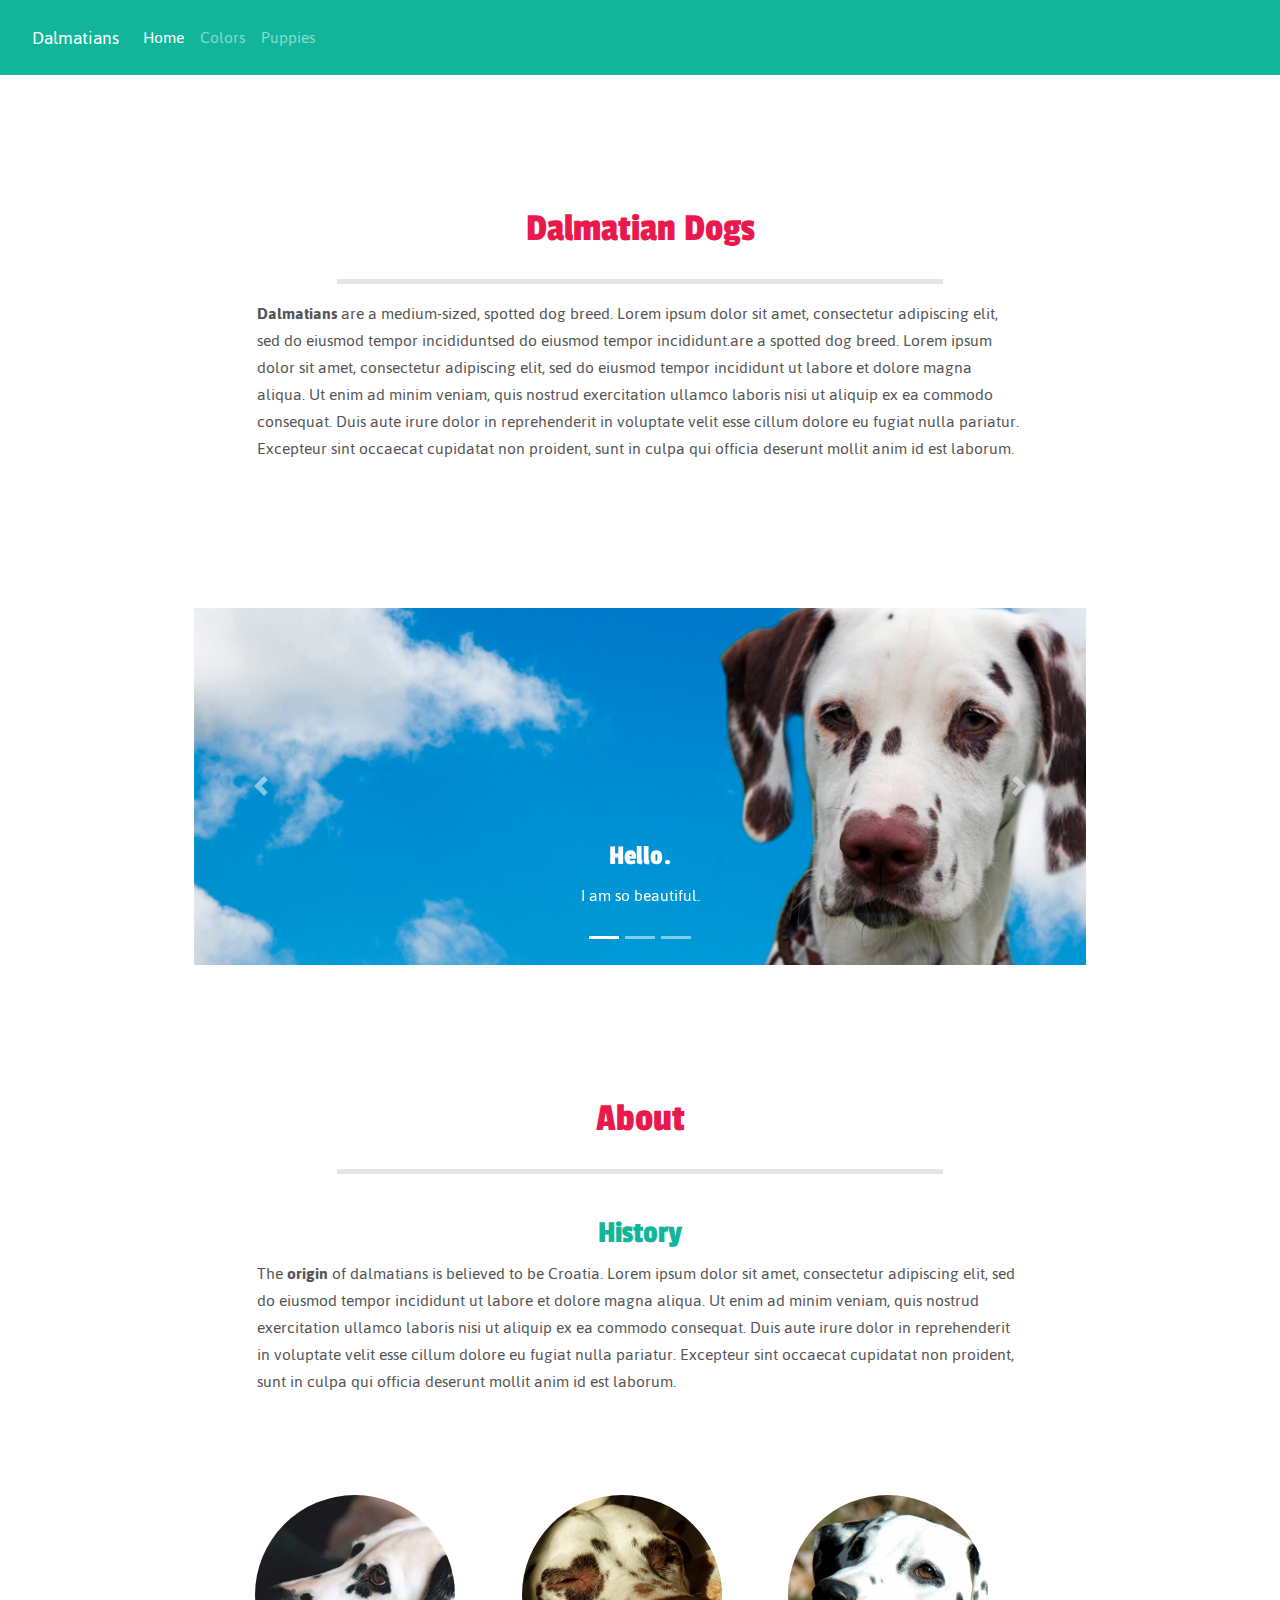
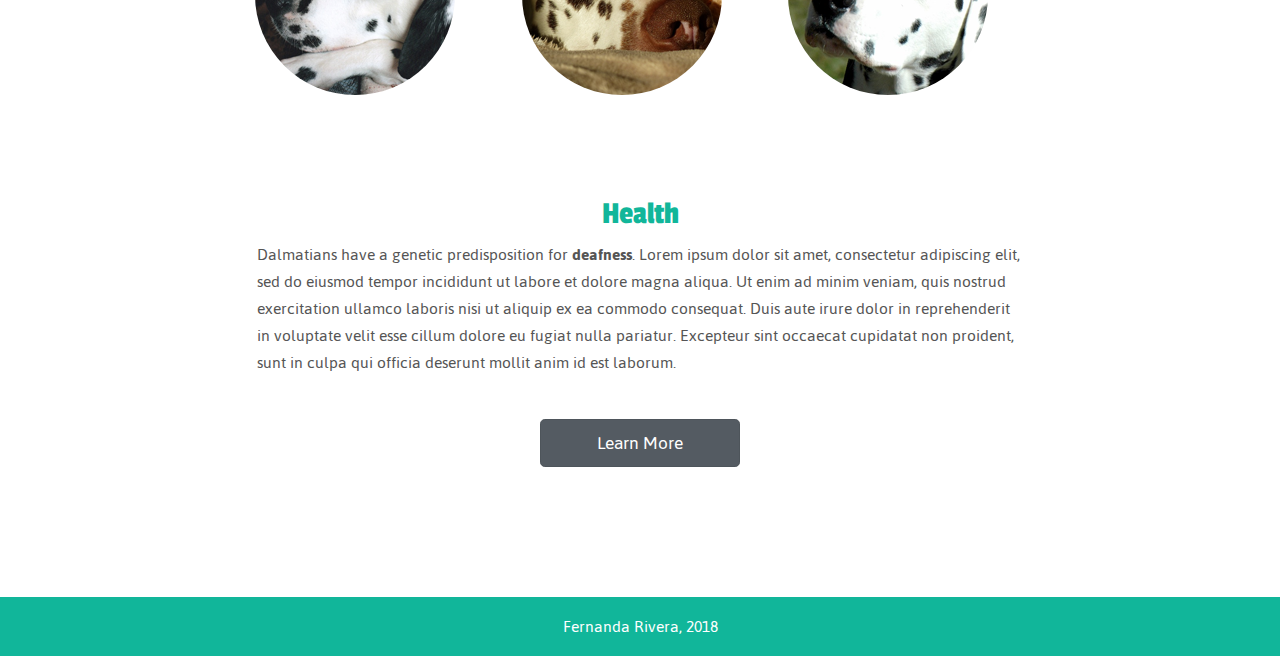
<file: public/index.html>
<!DOCTYPE html>
<html lang="en">
<head>
    <meta charset="UTF-8">
    <meta name="viewport" content="width=device-width, initial-scale=1.0">
    <meta http-equiv="X-UA-Compatible" content="ie=edge">
    <title>Parcial 1: Home</title>

    <link rel="stylesheet" href="https://maxcdn.bootstrapcdn.com/bootstrap/4.0.0/css/bootstrap.min.css" integrity="sha384-Gn5384xqQ1aoWXA+058RXPxPg6fy4IWvTNh0E263XmFcJlSAwiGgFAW/dAiS6JXm" crossorigin="anonymous">
    <link rel="stylesheet" href="css/estilos.css">
</head>

<body>
<!-- BARRA DE NAVEGACION -->

    <nav class="navbar navbar-dark" style="background-color: #11b69a;">
        <nav class="navbar navbar-expand-lg">
                <a class="navbar-brand" href="index.html">Dalmatians</a>
                <button class="navbar-toggler" type="button" data-toggle="collapse" data-target="#navbarNav" aria-controls="navbarNav" aria-expanded="false" aria-label="Toggle navigation">
                  <span class="navbar-toggler-icon"></span>
                </button>
                <div class="collapse navbar-collapse" id="navbarNav">
                  <ul class="navbar-nav">
                    <li class="nav-item active">
                      <a class="nav-link" href="index.html">Home <span class="sr-only">(current)</span></a>
                    </li>
                    <li class="nav-item">
                      <a class="nav-link" href="colors.html">Colors</a>
                    </li>
                    <li class="nav-item">
                      <a class="nav-link" href="puppies.html">Puppies</a>
                    </li>
                  </ul>
                </div>
        </nav>
    </nav>


    <div class="container white">
      <header>
          <h1 class="titulo">Dalmatian Dogs</h1>
          <hr>
          <p class="cuerpotxt"><strong>Dalmatians</strong> are a medium-sized, spotted dog breed. Lorem ipsum dolor sit amet, consectetur adipiscing elit, sed do eiusmod tempor incididuntsed do eiusmod tempor incididunt.are a spotted dog breed. Lorem ipsum dolor sit amet, consectetur adipiscing elit, sed do eiusmod tempor incididunt ut labore et dolore magna aliqua. Ut enim ad minim veniam, quis nostrud exercitation ullamco laboris nisi ut aliquip ex ea commodo consequat. Duis aute irure dolor in reprehenderit in voluptate velit esse cillum dolore eu fugiat nulla pariatur. Excepteur sint occaecat cupidatat non proident, sunt in culpa qui officia deserunt mollit anim id est laborum.</p>
      </header>
    </div>

    <!-- CAROUSEL -->

    <div class="container car">
      <div id="carouselExampleIndicators" class="carousel slide" data-ride="carousel">
        <ol class="carousel-indicators">
          <li data-target="#carouselExampleIndicators" data-slide-to="0" class="active"></li>
          <li data-target="#carouselExampleIndicators" data-slide-to="1"></li>
          <li data-target="#carouselExampleIndicators" data-slide-to="2"></li>
        </ol>
      <div class="carousel-inner">
        <div class="carousel-item active">
          <img class="d-block w-100" src="./images/dal1.png" alt="A brown spotted dalmatian.">
          <div class="carousel-caption d-none d-md-block">
              <h3>Hello.</h3>
              <p>I am so beautiful.</p>
          </div>
        </div>
        <div class="carousel-item">
          <img class="d-block w-100" src="./images/dal2.png" alt="A very focused dalmatian.">
          <div class="carousel-caption d-none d-md-block">
              <h3>Some very good dogs.</h3>
              <p>The very best of them all.</p>
          </div>
        </div>
        <div class="carousel-item">
          <img class="d-block w-100" src="./images/dal4.png" alt="Cute dalmatian on a walk.">
          <div class="carousel-caption d-none d-md-block">
              <h3>Majestic.</h3>
               <p>Wow.</p>
           </div>
        </div>
      </div>
      <a class="carousel-control-prev" href="#carouselExampleIndicators" role="button" data-slide="prev">
        <span class="carousel-control-prev-icon" aria-hidden="true"></span>
        <span class="sr-only">Previous</span>
      </a>
      <a class="carousel-control-next" href="#carouselExampleIndicators" role="button" data-slide="next">
        <span class="carousel-control-next-icon" aria-hidden="true"></span>
        <span class="sr-only">Next</span>
      </a>
      </div>
    </div>



    <div class="container white">
        <h1 class="titulo">About</h1>
        <hr>

        <h2 class="subtitulo">History</h2>
        <p class="cuerpotxt">The <strong>origin</strong> of dalmatians is believed to be Croatia. 
            Lorem ipsum dolor sit amet, consectetur adipiscing elit, sed do eiusmod tempor incididunt ut labore et dolore magna aliqua. Ut enim ad minim veniam, quis nostrud exercitation ullamco laboris nisi ut aliquip ex ea commodo consequat. Duis aute irure dolor in reprehenderit in voluptate velit esse cillum dolore eu fugiat nulla pariatur. Excepteur sint occaecat cupidatat non proident, sunt in culpa qui officia deserunt mollit anim id est laborum.
        </p>

        <div class="container fotitos mx-auto">
            <div class="row">
                <div class="col">
                    <img class="circle img-fluid" src="./images/cir1.png" alt="Cute dalmatian puppy."> 
                </div>
                
                <div class="col">
                    <img class="circle img-fluid" src="./images/cir2.png" alt="Cute dalmatian puppy.">  
                </div>
        
                <div class="col">
                    <img class="circle img-fluid" src="./images/cir3.png" alt="Cute dalmatian puppy.">
                </div>
            </div>
        </div>
  
        <h2 class="subtitulo">Health</h2>
        <p class="cuerpotxt">Dalmatians have a genetic predisposition for <strong>deafness</strong>. 
            Lorem ipsum dolor sit amet, consectetur adipiscing elit, sed do eiusmod tempor incididunt ut labore et dolore magna aliqua. Ut enim ad minim veniam, quis nostrud exercitation ullamco laboris nisi ut aliquip ex ea commodo consequat. Duis aute irure dolor in reprehenderit in voluptate velit esse cillum dolore eu fugiat nulla pariatur. Excepteur sint occaecat cupidatat non proident, sunt in culpa qui officia deserunt mollit anim id est laborum.
        </p>
        <br>

        <a target="_blank" href="https://en.wikipedia.org/wiki/Dalmatian_dog" class="btn btn-secondary btn-lg active boton mx-auto" role="button" aria-pressed="true">Learn More</a>
        
        
    </div>


 <!-- PIE DE PAGINA -->

    <div class="container-fluid text-white mt-3 footer">
        <div class="container">
            <div class="row">
                <div class="col text-center pt-3">
                    <p>Fernanda Rivera, 2018</p>
                </div>
            </div>
        </div>
    </div>

<!-- JavaScript for Bootstrap -->
    <script src="https://code.jquery.com/jquery-3.2.1.slim.min.js" integrity="sha384-KJ3o2DKtIkvYIK3UENzmM7KCkRr/rE9/Qpg6aAZGJwFDMVNA/GpGFF93hXpG5KkN" crossorigin="anonymous"></script>
    <script src="https://cdnjs.cloudflare.com/ajax/libs/popper.js/1.12.9/umd/popper.min.js" integrity="sha384-ApNbgh9B+Y1QKtv3Rn7W3mgPxhU9K/ScQsAP7hUibX39j7fakFPskvXusvfa0b4Q" crossorigin="anonymous"></script>
    <script src="https://maxcdn.bootstrapcdn.com/bootstrap/4.0.0/js/bootstrap.min.js" integrity="sha384-JZR6Spejh4U02d8jOt6vLEHfe/JQGiRRSQQxSfFWpi1MquVdAyjUar5+76PVCmYl" crossorigin="anonymous"></script>

</body>
</html>
</file>
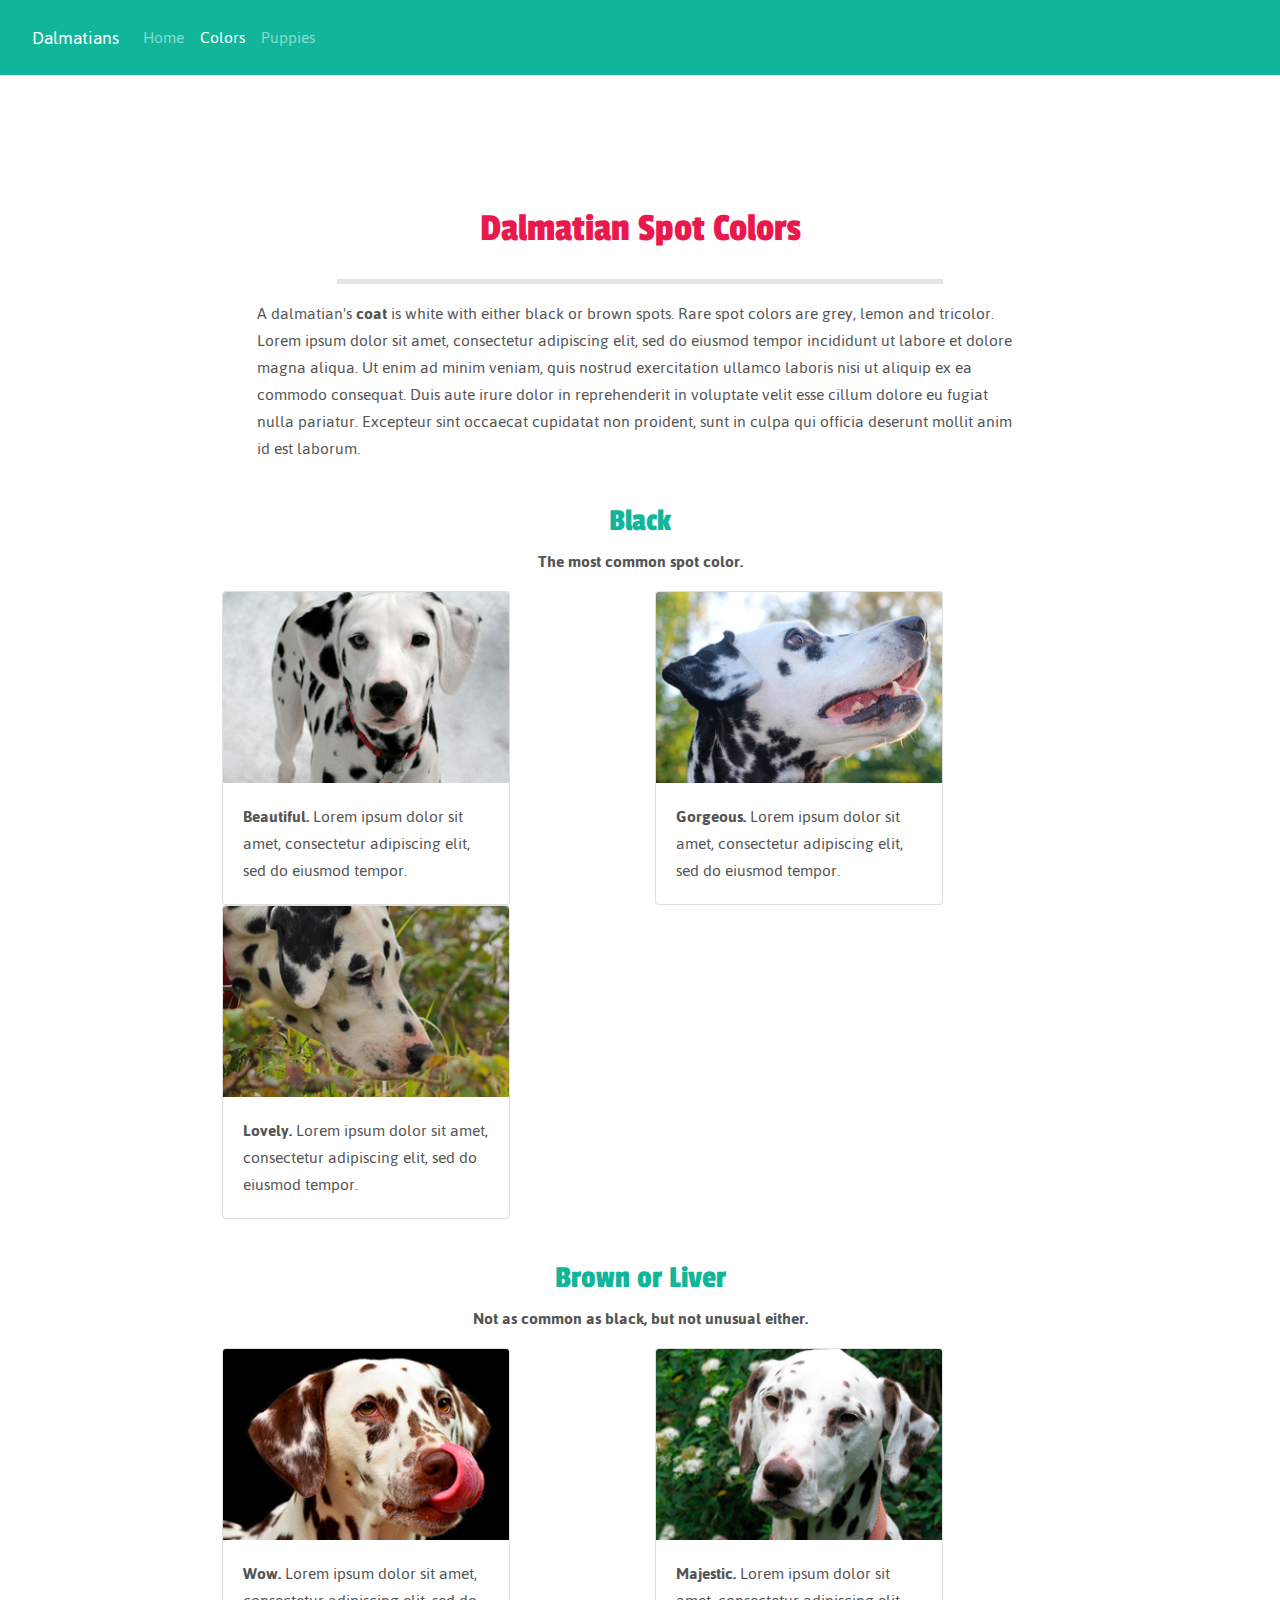
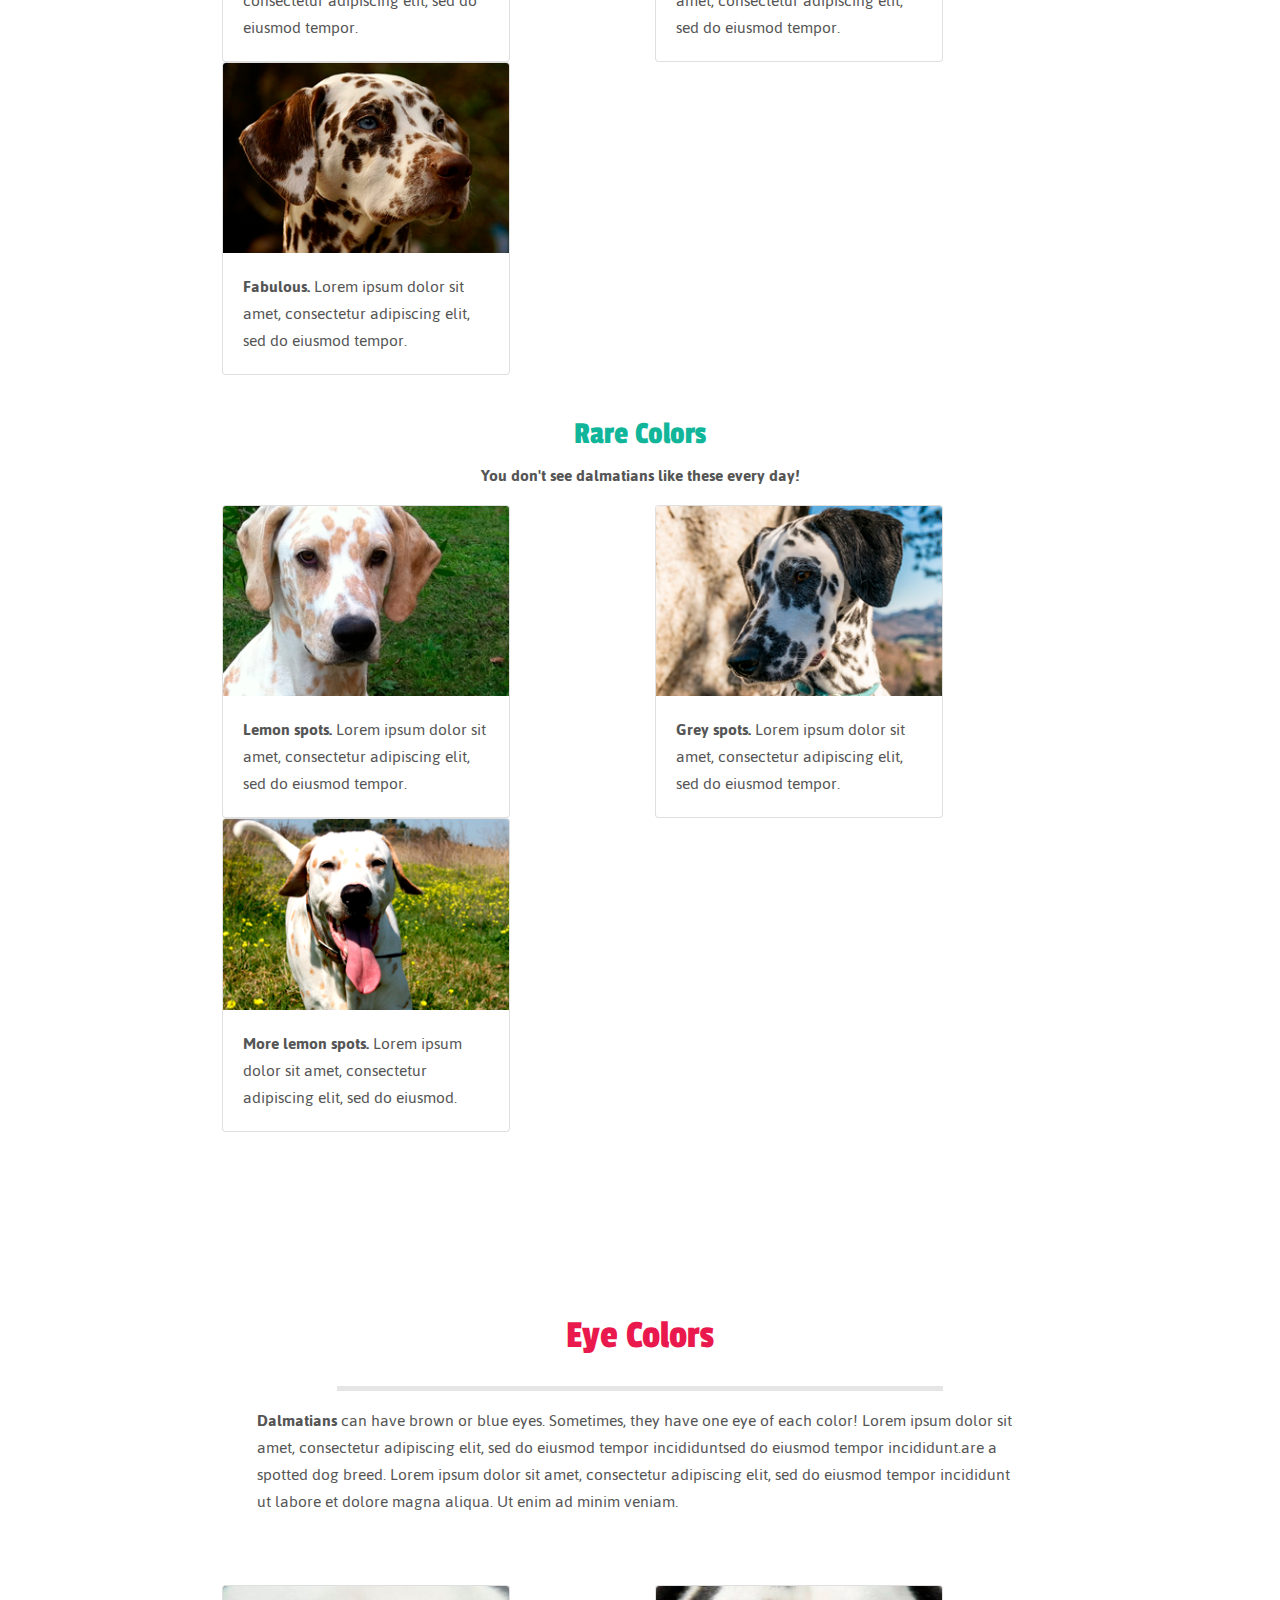
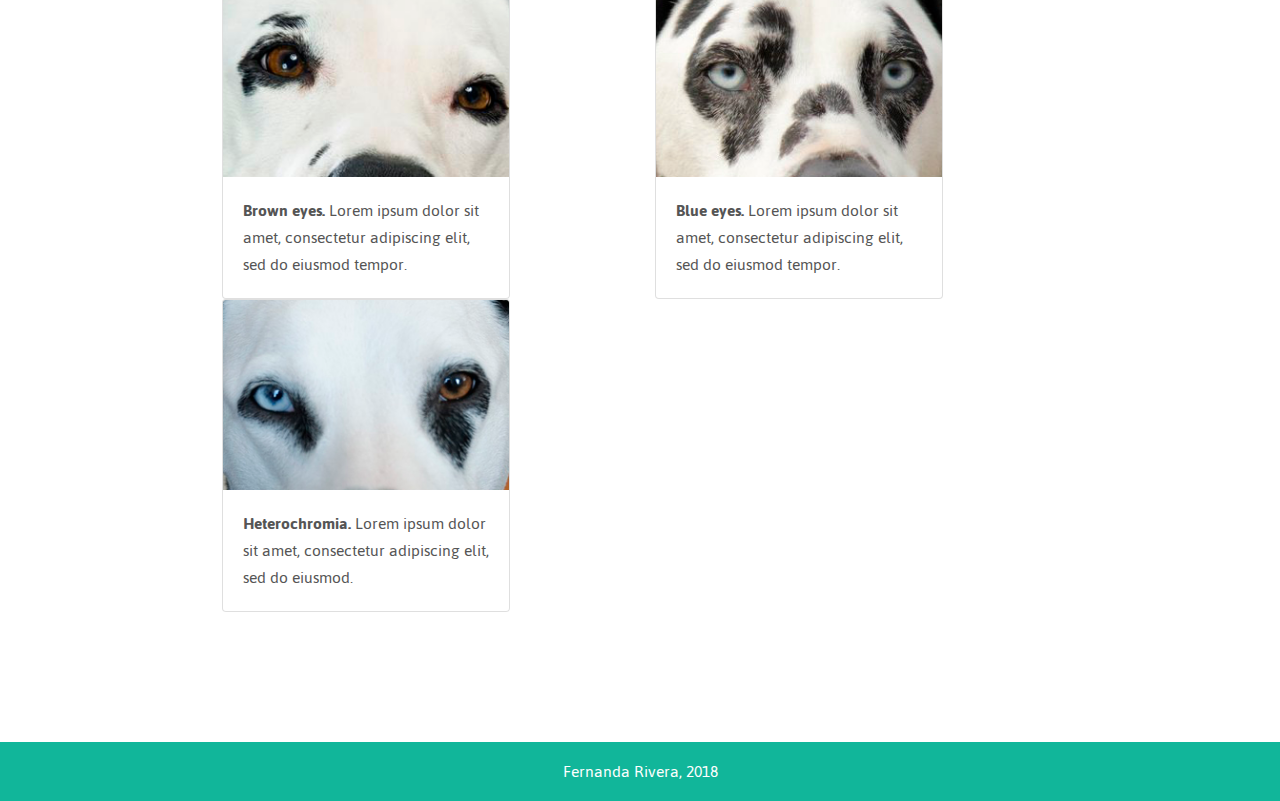
<file: public/colors.html>
<!DOCTYPE html>
<html lang="en">
<head>
    <meta charset="UTF-8">
    <meta name="viewport" content="width=device-width, initial-scale=1.0">
    <meta http-equiv="X-UA-Compatible" content="ie=edge">
    <title>Parcial 1: Colors</title>

    <link rel="stylesheet" href="https://maxcdn.bootstrapcdn.com/bootstrap/4.0.0/css/bootstrap.min.css" integrity="sha384-Gn5384xqQ1aoWXA+058RXPxPg6fy4IWvTNh0E263XmFcJlSAwiGgFAW/dAiS6JXm" crossorigin="anonymous">
    <link rel="stylesheet" href="css/estilos.css">
</head>

<body>
<!-- BARRA DE NAVEGACION -->

    <nav class="navbar navbar-dark" style="background-color: #11b69a;">
        <nav class="navbar navbar-expand-lg">
                <a class="navbar-brand" href="index.html">Dalmatians</a>
                <button class="navbar-toggler" type="button" data-toggle="collapse" data-target="#navbarNav" aria-controls="navbarNav" aria-expanded="false" aria-label="Toggle navigation">
                  <span class="navbar-toggler-icon"></span>
                </button>
                <div class="collapse navbar-collapse" id="navbarNav">
                  <ul class="navbar-nav">
                    <li class="nav-item">
                      <a class="nav-link" href="index.html">Home</a>
                    </li>
                    <li class="nav-item active">
                      <a class="nav-link" href="colors.html">Colors <span class="sr-only">(current)</span></a>
                    </li>
                    <li class="nav-item">
                      <a class="nav-link" href="puppies.html">Puppies</a>
                    </li>
                  </ul>
                </div>
        </nav>
    </nav>


    <div class="container white">
      <header>
          <h1 class="titulo">Dalmatian Spot Colors</h1>
      </header>
      <hr>

      <p class="cuerpotxt">A dalmatian's <strong>coat</strong> is white with either black or brown spots. Rare spot colors are grey, lemon and tricolor.
          Lorem ipsum dolor sit amet, consectetur adipiscing elit, sed do eiusmod tempor incididunt ut labore et dolore magna aliqua. Ut enim ad minim veniam, quis nostrud exercitation ullamco laboris nisi ut aliquip ex ea commodo consequat. Duis aute irure dolor in reprehenderit in voluptate velit esse cillum dolore eu fugiat nulla pariatur. Excepteur sint occaecat cupidatat non proident, sunt in culpa qui officia deserunt mollit anim id est laborum.
      </p>

      <h2 class="subtitulo">Black</h2>
      <p class="caption"> The most common spot color.</p>

      <div class="container mx-auto">
            <div class="row">
                <div class="col">
                    <div class="card" style="width: 18rem;">
                        <img class="card-img-top" src="./images/black1.png" alt="Black spotted dalmatian.">
                        <div class="card-body">
                            <p class="card-text"><strong>Beautiful.</strong> Lorem ipsum dolor sit amet, consectetur adipiscing elit, sed do eiusmod tempor.</p>
                        </div>
                    </div>
                </div>
                
                <div class="col">
                    <div class="card" style="width: 18rem;">
                        <img class="card-img-top" src="./images/black2.png" alt="Black spotted dalmatian.">
                        <div class="card-body">
                            <p class="card-text"><strong>Gorgeous.</strong> Lorem ipsum dolor sit amet, consectetur adipiscing elit, sed do eiusmod tempor.</p>
                        </div>
                    </div>   
                </div>
        
                <div class="col">
                    <div class="card" style="width: 18rem;">
                        <img class="card-img-top" src="./images/black3.png" alt="Black spotted dalmatian.">
                        <div class="card-body">
                            <p class="card-text"><strong>Lovely.</strong> Lorem ipsum dolor sit amet, consectetur adipiscing elit, sed do eiusmod tempor.</p>
                        </div>
                    </div>
                    
                </div>
            </div>
        </div>

      <h2 class="subtitulo">Brown or Liver</h2>
      <p class="caption">Not as common as black, but not unusual either.</p>

      <div class="container mx-auto">
            <div class="row">
                <div class="col">
                    <div class="card" style="width: 18rem;">
                        <img class="card-img-top" src="./images/brown1.png" alt="Brown spotted dalmatian.">
                        <div class="card-body">
                            <p class="card-text"><strong>Wow.</strong> Lorem ipsum dolor sit amet, consectetur adipiscing elit, sed do eiusmod tempor.</p>
                        </div>
                    </div>
                </div>
                
                <div class="col">
                    <div class="card" style="width: 18rem;">
                        <img class="card-img-top" src="./images/brown3.png" alt="Brown spotted dalmatian.">
                        <div class="card-body">
                            <p class="card-text"><strong>Majestic.</strong> Lorem ipsum dolor sit amet, consectetur adipiscing elit, sed do eiusmod tempor.</p>
                        </div>
                    </div>   
                </div>
        
                <div class="col">
                    <div class="card" style="width: 18rem;">
                        <img class="card-img-top" src="./images/brown2.png" alt="Brown spotted dalmatian.">
                        <div class="card-body">
                            <p class="card-text"><strong>Fabulous.</strong> Lorem ipsum dolor sit amet, consectetur adipiscing elit, sed do eiusmod tempor.</p>
                        </div>
                    </div>
                    
                </div>
            </div>
        </div>

        <h2 class="subtitulo">Rare Colors</h2>
      <p class="caption">You don't see dalmatians like these every day!</p>

      <div class="container mx-auto">
            <div class="row">
                <div class="col">
                    <div class="card" style="width: 18rem;">
                        <img class="card-img-top" src="./images/rare2.png" alt="Lemon dalmatian.">
                        <div class="card-body">
                            <p class="card-text"><strong>Lemon spots.</strong> Lorem ipsum dolor sit amet, consectetur adipiscing elit, sed do eiusmod tempor.</p>
                        </div>
                    </div>
                </div>
                
                <div class="col">
                    <div class="card" style="width: 18rem;">
                        <img class="card-img-top" src="./images/rare1.png" alt="Blue dalmatian.">
                        <div class="card-body">
                            <p class="card-text"><strong>Grey spots.</strong> Lorem ipsum dolor sit amet, consectetur adipiscing elit, sed do eiusmod tempor.</p>
                        </div>
                    </div>   
                </div>
        
                <div class="col">
                    <div class="card" style="width: 18rem;">
                        <img class="card-img-top" src="./images/rare3.png" alt="Lemon dalmatian.">
                        <div class="card-body">
                            <p class="card-text"><strong>More lemon spots.</strong> Lorem ipsum dolor sit amet, consectetur adipiscing elit, sed do eiusmod.</p>
                        </div>
                    </div>
                    
                </div>
            </div>
        </div>

    </div>

    <div class="container white">
            <header>
                <h1 class="titulo">Eye Colors</h1>
                <hr>
                <p class="cuerpotxt"><strong>Dalmatians</strong> can have brown or blue eyes. Sometimes, they have one eye of each color! Lorem ipsum dolor sit amet, consectetur adipiscing elit, sed do eiusmod tempor incididuntsed do eiusmod tempor incididunt.are a spotted dog breed. Lorem ipsum dolor sit amet, consectetur adipiscing elit, sed do eiusmod tempor incididunt ut labore et dolore magna aliqua. Ut enim ad minim veniam.</p>
            </header>

            <br>
            <br>

            <div class="container mx-auto">
                    <div class="row">
                        <div class="col">
                            <div class="card" style="width: 18rem;">
                                <img class="card-img-top" src="./images/eyes1.png" alt="Brown eyes.">
                                <div class="card-body">
                                    <p class="card-text"><strong>Brown eyes.</strong> Lorem ipsum dolor sit amet, consectetur adipiscing elit, sed do eiusmod tempor.</p>
                                </div>
                            </div>
                        </div>
                        
                        <div class="col">
                            <div class="card" style="width: 18rem;">
                                <img class="card-img-top" src="./images/eyes2.png" alt="Blue eyes.">
                                <div class="card-body">
                                    <p class="card-text"><strong>Blue eyes.</strong> Lorem ipsum dolor sit amet, consectetur adipiscing elit, sed do eiusmod tempor.</p>
                                </div>
                            </div>   
                        </div>
                
                        <div class="col">
                            <div class="card" style="width: 18rem;">
                                <img class="card-img-top" src="./images/eyes3.png" alt="Heterochromia.">
                                <div class="card-body">
                                    <p class="card-text"><strong>Heterochromia.</strong> Lorem ipsum dolor sit amet, consectetur adipiscing elit, sed do eiusmod.</p>
                                </div>
                            </div>
                            
                        </div>
                    </div>
                </div>

    </div>


 <!-- PIE DE PAGINA -->

    <div class="container-fluid text-white mt-3 footer">
        <div class="container">
            <div class="row">
                <div class="col text-center pt-3">
                    <p>Fernanda Rivera, 2018</p>
                </div>
            </div>
        </div>
    </div>

<!-- JavaScript for Bootstrap -->
    <script src="https://code.jquery.com/jquery-3.2.1.slim.min.js" integrity="sha384-KJ3o2DKtIkvYIK3UENzmM7KCkRr/rE9/Qpg6aAZGJwFDMVNA/GpGFF93hXpG5KkN" crossorigin="anonymous"></script>
    <script src="https://cdnjs.cloudflare.com/ajax/libs/popper.js/1.12.9/umd/popper.min.js" integrity="sha384-ApNbgh9B+Y1QKtv3Rn7W3mgPxhU9K/ScQsAP7hUibX39j7fakFPskvXusvfa0b4Q" crossorigin="anonymous"></script>
    <script src="https://maxcdn.bootstrapcdn.com/bootstrap/4.0.0/js/bootstrap.min.js" integrity="sha384-JZR6Spejh4U02d8jOt6vLEHfe/JQGiRRSQQxSfFWpi1MquVdAyjUar5+76PVCmYl" crossorigin="anonymous"></script>

</body>
</html>
</file>
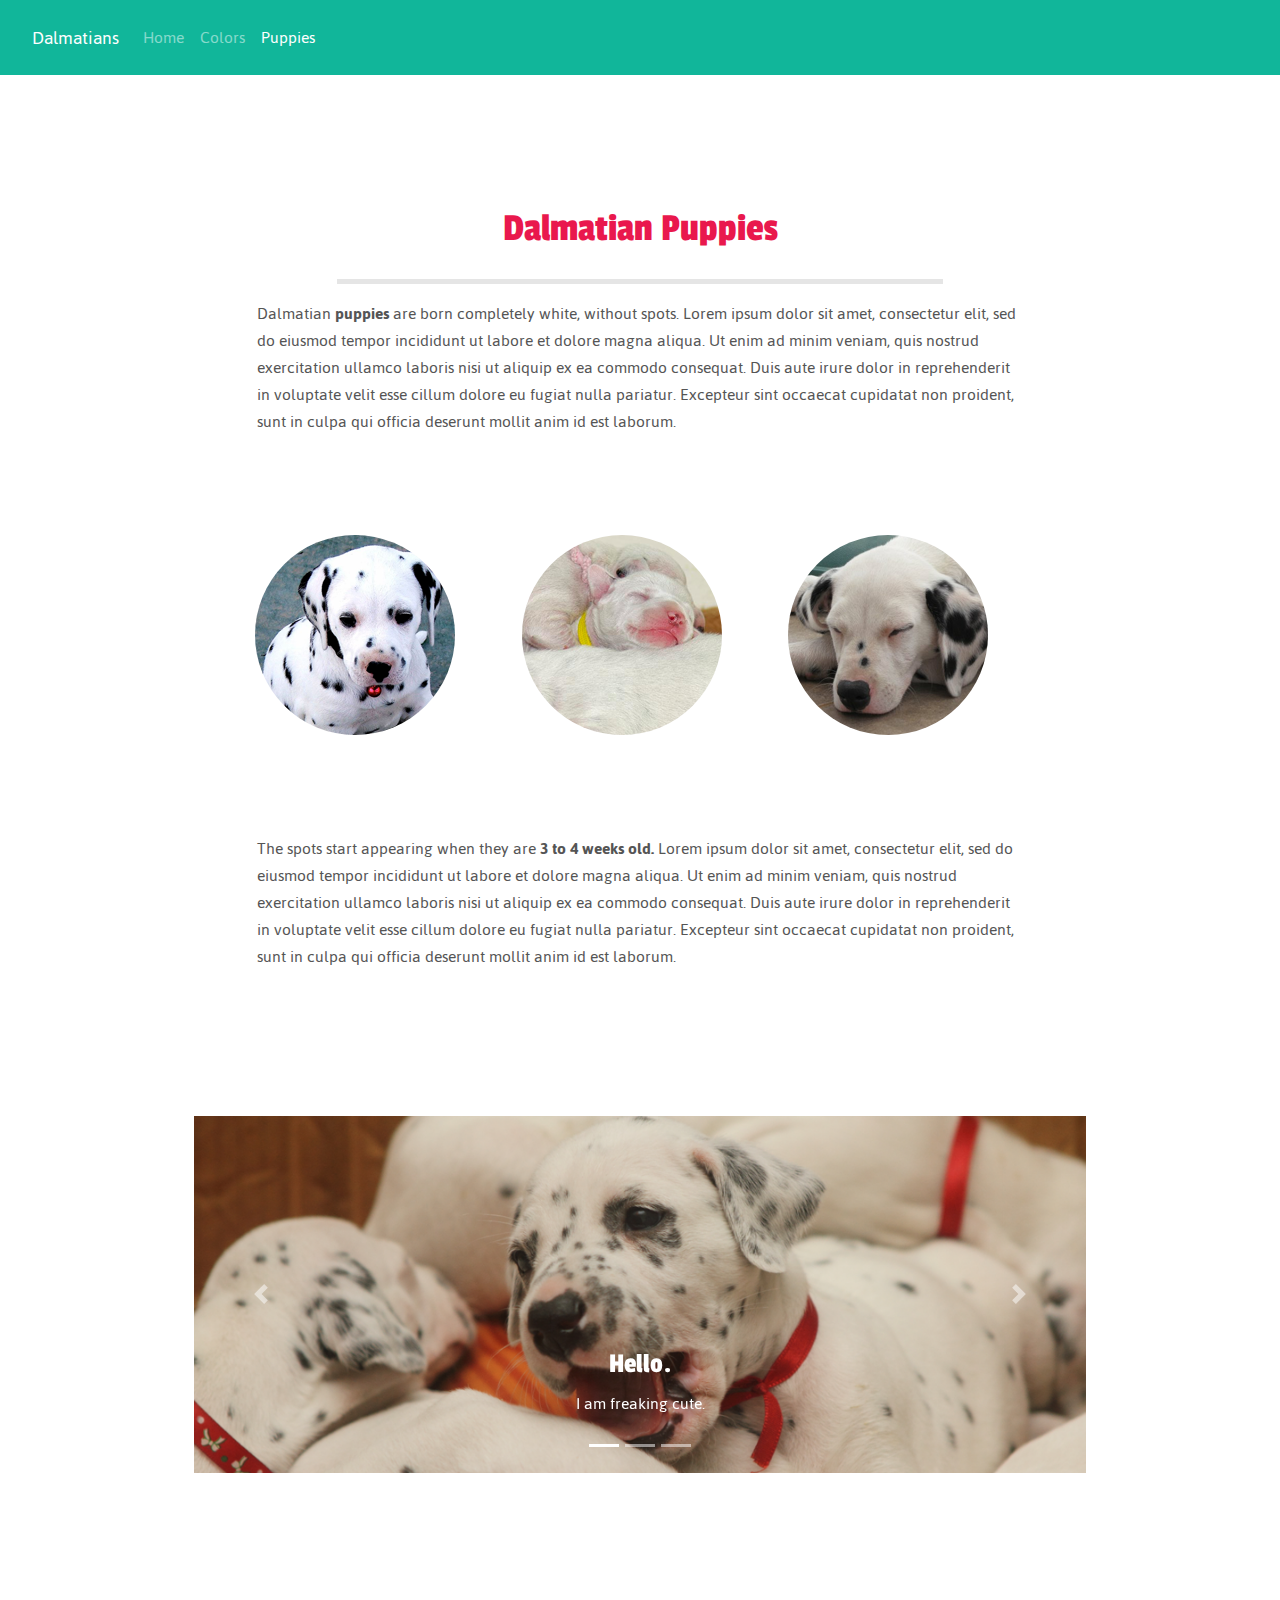
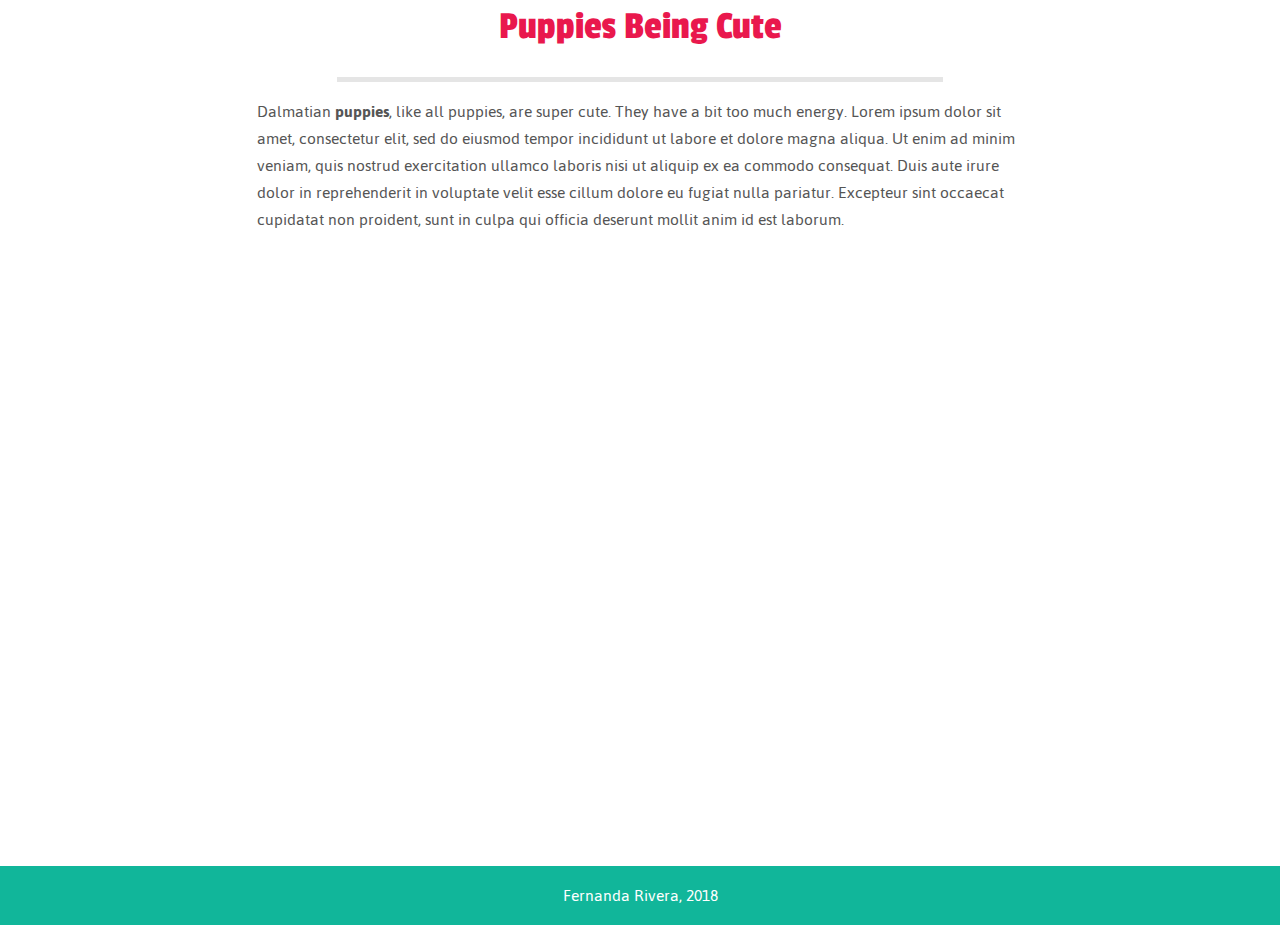
<file: public/puppies.html>
<!DOCTYPE html>
<html lang="en">
<head>
    <meta charset="UTF-8">
    <meta name="viewport" content="width=device-width, initial-scale=1.0">
    <meta http-equiv="X-UA-Compatible" content="ie=edge">
    <title>Parcial 1: Puppies</title>

    <link rel="stylesheet" href="https://maxcdn.bootstrapcdn.com/bootstrap/4.0.0/css/bootstrap.min.css" integrity="sha384-Gn5384xqQ1aoWXA+058RXPxPg6fy4IWvTNh0E263XmFcJlSAwiGgFAW/dAiS6JXm" crossorigin="anonymous">
    <link rel="stylesheet" href="css/estilos.css">
</head>

<body>
<!-- BARRA DE NAVEGACION -->

    <nav class="navbar navbar-dark" style="background-color: #11b69a;">
        <nav class="navbar navbar-expand-lg">
                <a class="navbar-brand" href="index.html">Dalmatians</a>
                <button class="navbar-toggler" type="button" data-toggle="collapse" data-target="#navbarNav" aria-controls="navbarNav" aria-expanded="false" aria-label="Toggle navigation">
                  <span class="navbar-toggler-icon"></span>
                </button>
                <div class="collapse navbar-collapse" id="navbarNav">
                  <ul class="navbar-nav">
                    <li class="nav-item">
                      <a class="nav-link" href="index.html">Home</a>
                    </li>
                    <li class="nav-item">
                      <a class="nav-link" href="colors.html">Colors</a>
                    </li>
                    <li class="nav-item active">
                      <a class="nav-link" href="puppies.html">Puppies<span class="sr-only">(current)</span></a>
                    </li>
                  </ul>
                </div>
        </nav>
    </nav>


    <div class="container white">
      <header>
          <h1 class="titulo">Dalmatian Puppies</h1>
      </header>
      <hr>

      <p class="cuerpotxt">Dalmatian <strong>puppies</strong> are born completely white, without spots. 
          Lorem ipsum dolor sit amet, consectetur elit, sed do eiusmod tempor incididunt ut labore et dolore magna aliqua. Ut enim ad minim veniam, quis nostrud exercitation ullamco laboris nisi ut aliquip ex ea commodo consequat. Duis aute irure dolor in reprehenderit in voluptate velit esse cillum dolore eu fugiat nulla pariatur. Excepteur sint occaecat cupidatat non proident, sunt in culpa qui officia deserunt mollit anim id est laborum.
      </p>

      <div class="container fotitos mx-auto">
            <div class="row">
                <div class="col">
                    <img class="circle img-fluid" src="./images/puppy1.png" alt="Cute dalmatian puppy."> 
                </div>
                
                <div class="col">
                    <img class="circle img-fluid" src="./images/puppy2.png" alt="Cute dalmatian puppy.">  
                </div>
        
                <div class="col">
                    <img class="circle img-fluid" src="./images/puppy3.png" alt="Cute dalmatian puppy.">
                </div>
            </div>
        </div>

        <p class="cuerpotxt">The spots start appearing when they are <strong>3 to 4 weeks old.</strong> 
            Lorem ipsum dolor sit amet, consectetur elit, sed do eiusmod tempor incididunt ut labore et dolore magna aliqua. Ut enim ad minim veniam, quis nostrud exercitation ullamco laboris nisi ut aliquip ex ea commodo consequat. Duis aute irure dolor in reprehenderit in voluptate velit esse cillum dolore eu fugiat nulla pariatur. Excepteur sint occaecat cupidatat non proident, sunt in culpa qui officia deserunt mollit anim id est laborum.
        </p>

    </div>

    <!-- CAROUSEL -->

    <div class="container car">
            <div id="carouselExampleIndicators" class="carousel slide" data-ride="carousel">
              <ol class="carousel-indicators">
                <li data-target="#carouselExampleIndicators" data-slide-to="0" class="active"></li>
                <li data-target="#carouselExampleIndicators" data-slide-to="1"></li>
                <li data-target="#carouselExampleIndicators" data-slide-to="2"></li>
              </ol>
            <div class="carousel-inner">
              <div class="carousel-item active">
                <img class="d-block w-100" src="./images/pup1.png" alt="Sweet little pup.">
                <div class="carousel-caption d-none d-md-block">
                    <h3>Hello.</h3>
                    <p>I am freaking cute.</p>
                </div>
              </div>
              <div class="carousel-item">
                <img class="d-block w-100" src="./images/pup2.png" alt="A sleepy dalmatian pup.">
                <div class="carousel-caption d-none d-md-block">
                    <h3>A sleepy pup.</h3>
                    <p>It's nap time.</p>
                </div>
              </div>
              <div class="carousel-item">
                <img class="d-block w-100" src="./images/pup3.png" alt="Cute dalmatian puppies.">
                <div class="carousel-caption d-none d-md-block">
                    <h3>Adorable.</h3>
                     <p>I need them all.</p>
                 </div>
              </div>
            </div>
            <a class="carousel-control-prev" href="#carouselExampleIndicators" role="button" data-slide="prev">
              <span class="carousel-control-prev-icon" aria-hidden="true"></span>
              <span class="sr-only">Previous</span>
            </a>
            <a class="carousel-control-next" href="#carouselExampleIndicators" role="button" data-slide="next">
              <span class="carousel-control-next-icon" aria-hidden="true"></span>
              <span class="sr-only">Next</span>
            </a>
            </div>
          </div>
      
      
    <div class="container white">
        <header>
            <h1 class="titulo">Puppies Being Cute</h1>
        </header>
        <hr>
  
        <p class="cuerpotxt">Dalmatian <strong>puppies</strong>, like all puppies, are super cute. They have a bit too much energy. 
            Lorem ipsum dolor sit amet, consectetur elit, sed do eiusmod tempor incididunt ut labore et dolore magna aliqua. Ut enim ad minim veniam, quis nostrud exercitation ullamco laboris nisi ut aliquip ex ea commodo consequat. Duis aute irure dolor in reprehenderit in voluptate velit esse cillum dolore eu fugiat nulla pariatur. Excepteur sint occaecat cupidatat non proident, sunt in culpa qui officia deserunt mollit anim id est laborum.
        </p>
        
        <div class="embed-responsive embed-responsive-16by9">
            <iframe width="854" height="480" src="https://www.youtube.com/embed/IANEMgQWvr4?ecver=1" frameborder="0" allow="autoplay; encrypted-media" allowfullscreen></iframe>
        </div>

      </div>
  

 <!-- PIE DE PAGINA -->

    <div class="container-fluid text-white mt-3 footer">
        <div class="container">
            <div class="row">
                <div class="col text-center pt-3">
                    <p>Fernanda Rivera, 2018</p>
                </div>
            </div>
        </div>
    </div>

<!-- JavaScript for Bootstrap -->
    <script src="https://code.jquery.com/jquery-3.2.1.slim.min.js" integrity="sha384-KJ3o2DKtIkvYIK3UENzmM7KCkRr/rE9/Qpg6aAZGJwFDMVNA/GpGFF93hXpG5KkN" crossorigin="anonymous"></script>
    <script src="https://cdnjs.cloudflare.com/ajax/libs/popper.js/1.12.9/umd/popper.min.js" integrity="sha384-ApNbgh9B+Y1QKtv3Rn7W3mgPxhU9K/ScQsAP7hUibX39j7fakFPskvXusvfa0b4Q" crossorigin="anonymous"></script>
    <script src="https://maxcdn.bootstrapcdn.com/bootstrap/4.0.0/js/bootstrap.min.js" integrity="sha384-JZR6Spejh4U02d8jOt6vLEHfe/JQGiRRSQQxSfFWpi1MquVdAyjUar5+76PVCmYl" crossorigin="anonymous"></script>

</body>
</html>
</file>
<file: public/css/estilos.css>
@import url('https://fonts.googleapis.com/css?family=Jaldi:400,700|Passion+One:400,700');

body {
    background-image: url(http://www.publicdomainpictures.net/pictures/130000/velka/small-flowers-pattern-1440991901j7R.jpg);
    background-repeat: no-repeat;
    background-attachment: fixed;
    font-family: 'Jaldi', sans-serif;
    font-size: 18px;
    color: rgb(85, 85, 85);
}

h1, h2, h3, h4, h5, h6 {
    font-family: 'Passion One', cursive;
}

.cuerpotxt{
    margin-left: 50px;
    margin-right: 50px;
}

.caption{
    text-align: center;
    font-weight: 700;
}

.boton{
    display: block;
    width: 200px;
}

.carousel-item{
    max-height: 400px;
    min-height: 300px;
}

.white{
    background-color: rgb(255, 255, 255);
    width: 70%;
    padding-top:50px;
    padding-bottom: 50px;
    margin-top: 80px;
    margin-bottom: 80px;
}

.circle{
    border-radius: 360px;
    max-width: 100%;
    height: auto;
}

.fotitos{
    display: block;
    max-width: 800px;
    min-width: 300px;
    margin-top: 100px;
    margin-bottom: 100px;
}

.car{
    width: 72%;
    height: 60%;
    margin-top: 60px;
    margin-bottom: 60px;  
}

.titulo{
    color: rgb(233, 24, 77);
    padding-bottom: 10px;
    text-align: center;
}

.subtitulo{
    color:#11b69a;
    text-align: center;
    margin-top: 40px;
}

.footer{
    background-color: #11b69a;
}

hr {
 width: 70%;
 border-width: 5px;
}
</file>
